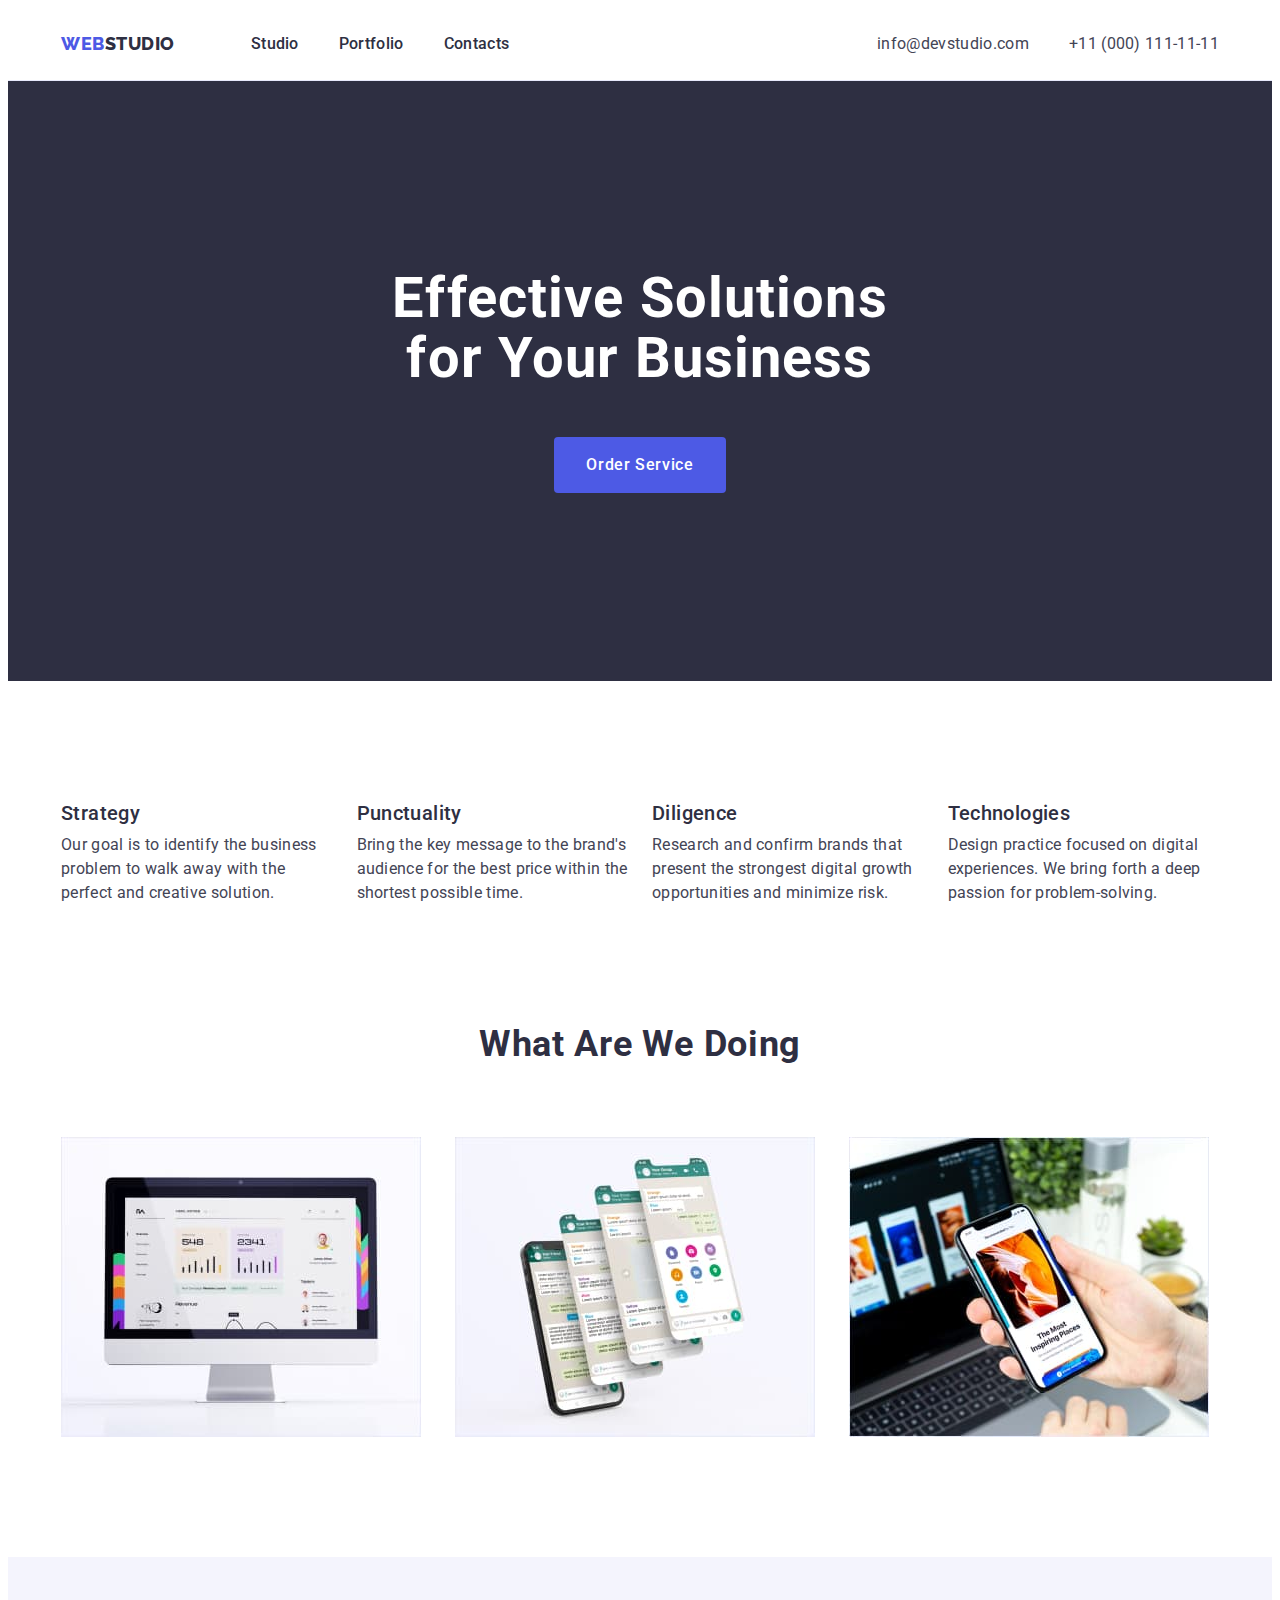
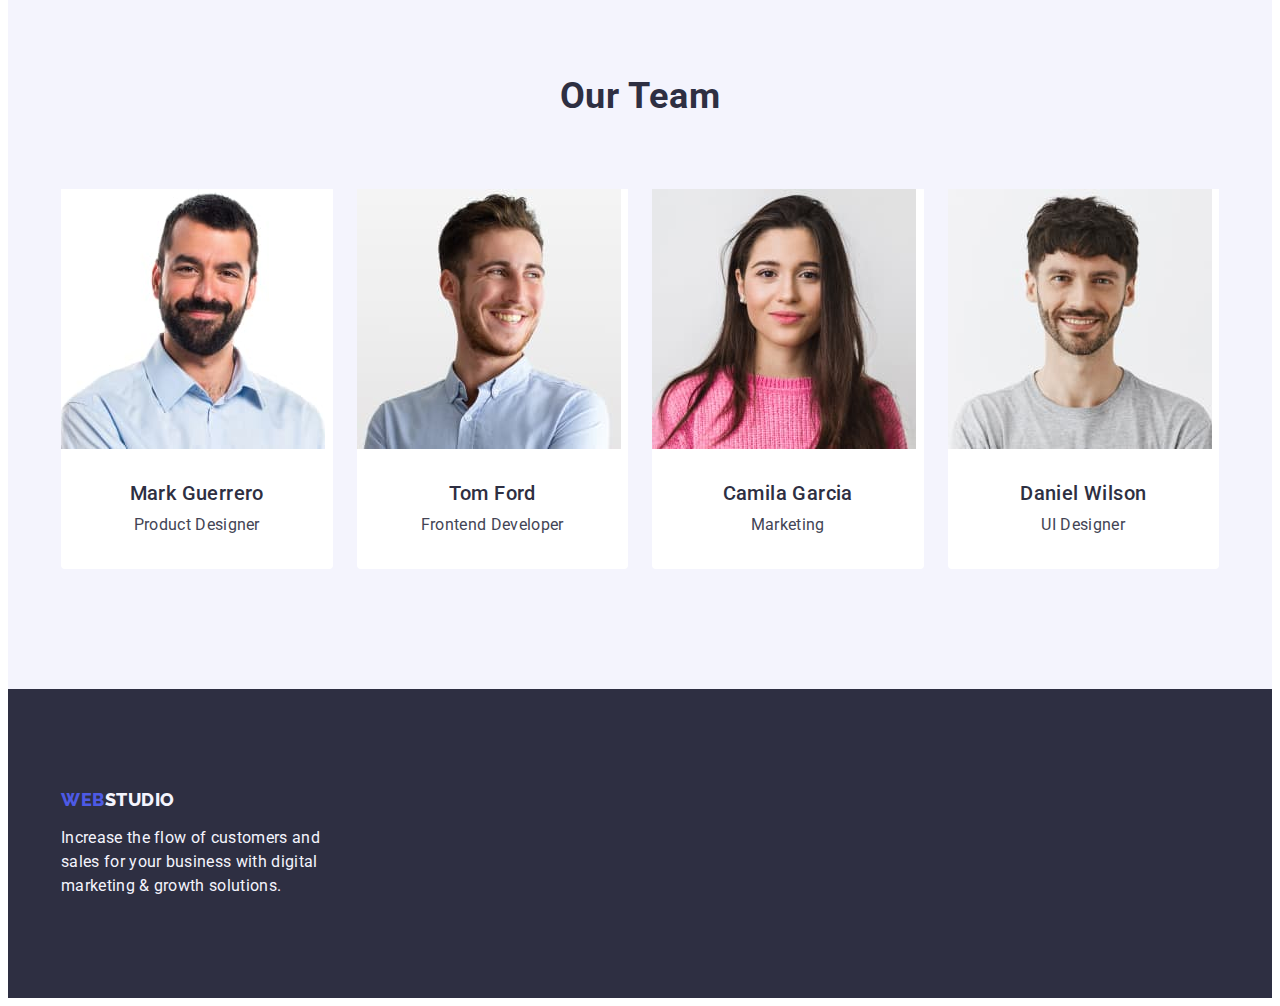
<file: index.html>
<!DOCTYPE html>
<html lang="en">
  <head>
    <meta charset="UTF-8" />
    <meta http-equiv="X-UA-Compatible" content="IE=edge" />
    <meta name="viewport" content="width=device-width, initial-scale=1.0" />
    <title>WebStudio</title>
    <link rel="preconnect" href="https://fonts.googleapis.com" />
    <link rel="preconnect" href="https://fonts.gstatic.com" crossorigin />
    <link
      rel="stylesheet"
      href="https://cdnjs.cloudflare.com/ajax/libs/modern-normalize/2.0.0/modern-normalize.min.css"
      integrity="sha512-4xo8blKMVCiXpTaLzQSLSw3KFOVPWhm/TRtuPVc4WG6kUgjH6J03IBuG7JZPkcWMxJ5huwaBpOpnwYElP/m6wg=="
      crossorigin="anonymous"
      referrerpolicy="no-referrer"
    />
    <link
      href="https://fonts.googleapis.com/css2?family=Raleway:wght@800&family=Roboto:wght@400;500;700&display=swap"
      rel="stylesheet"
    />
    <link rel="stylesheet" href="./css/styles.css" />
  </head>
  <body>
    <header class="header">
      <div class="container header-container">
        <nav class="nav-container">
          <!-- logo -->
          <a class="header-logo link" href="./index.html">
            Web<span class="header-logo-right">Studio</span>
          </a>

          <!-- navigation -->
          <ul class="header-list list">
            <li class="header-item">
              <a class="header-link link" href="./index.html">Studio</a>
            </li>
            <li class="header-item">
              <a class="header-link link" href="./portfolio.html">Portfolio</a>
            </li>
            <li class="header-item">
              <a class="header-link link" href="">Contacts</a>
            </li>
          </ul>
        </nav>

        <!-- contacts -->
        <address class="header-addr">
          <ul class="header-addr-list list">
            <li class="header-addr-item">
              <a class="header-addr-link link" href="mailto:info@devstudio.com"
                >info@devstudio.com</a
              >
            </li>
            <li class="header-addr-item">
              <a class="header-addr-link link" href="tel:+110001111111"
                >+11 (000) 111-11-11</a
              >
            </li>
          </ul>
        </address>
      </div>
    </header>

    <main>
      <!-- section 1 -->
      <section class="hero">
        <div class="container hero-container">
          <h1 class="hero-title">Effective Solutions for Your Business</h1>

          <button class="hero-btn" type="button">Order Service</button>
        </div>
      </section>

      <!-- section 2 - feature -->
      <section class="feature">
        <div class="container">
          <h2 class="visually-hidden">Feature</h2>
          <ul class="feature-list list">
            <li class="feature-item">
              <h3 class="feature-item-title paragraph-title">Strategy</h3>
              <p class="feature-item-text paragraph-text">
                Our goal is to identify the business problem to walk away with
                the perfect and creative solution.
              </p>
            </li>
            <li class="feature-item">
              <h3 class="feature-item-title paragraph-title">Punctuality</h3>
              <p class="feature-item-text paragraph-text">
                Bring the key message to the brand's audience for the best price
                within the shortest possible time.
              </p>
            </li>
            <li class="feature-item">
              <h3 class="feature-item-title paragraph-title">Diligence</h3>
              <p class="feature-item-text paragraph-text">
                Research and confirm brands that present the strongest digital
                growth opportunities and minimize risk.
              </p>
            </li>
            <li class="feature-item">
              <h3 class="feature-item-title paragraph-title">Technologies</h3>
              <p class="feature-item-text paragraph-text">
                Design practice focused on digital experiences. We bring forth a
                deep passion for problem-solving.
              </p>
            </li>
          </ul>
        </div>
      </section>

      <!-- section 3 - What are we doing -->
      <section class="doing">
        <div class="container">
          <h2 class="doing-title section-title">What are we doing</h2>
          <ul class="doing-list list">
            <li class="doing-item">
              <img
                src="./images/wawd1.jpg"
                alt="What are we doing"
                width="360"
              />
            </li>
            <li class="doing-item">
              <img
                src="./images/wawd2.jpg"
                alt="What are we doing"
                width="360"
              />
            </li>
            <li class="doing-item">
              <img
                src="./images/wawd3.jpg"
                alt="What are we doing"
                width="360"
              />
            </li>
          </ul>
        </div>
      </section>

      <!-- section 4 - Our Team -->
      <section class="team">
        <div class="container">
          <h2 class="team-title section-title">Our Team</h2>
          <ul class="team-list list">
            <li class="team-item">
              <img
                src="./images/team1guerrero.jpg"
                alt="Mark Guerrero"
                width="264"
              />
              <div class="team-item-desc">
                <h3 class="team-item-title paragraph-title">Mark Guerrero</h3>
                <p class="team-item-text paragraph-text">Product Designer</p>
              </div>
            </li>
            <li class="team-item">
              <img src="./images/team2ford.jpg" alt="Tom Ford" width="264" />
              <div class="team-item-desc">
                <h3 class="team-item-title paragraph-title">Tom Ford</h3>
                <p class="team-item-text paragraph-text">Frontend Developer</p>
              </div>
            </li>
            <li class="team-item">
              <img
                src="./images/team3garcia.jpg"
                alt="Camila Garcia"
                width="264"
              />
              <div class="team-item-desc">
                <h3 class="team-item-title paragraph-title">Camila Garcia</h3>
                <p class="team-item-text paragraph-text">Marketing</p>
              </div>
            </li>
            <li class="team-item">
              <img
                src="./images/team4wilson.jpg"
                alt="Daniel Wilson"
                width="264"
              />
              <div class="team-item-desc">
                <h3 class="team-item-title paragraph-title">Daniel Wilson</h3>
                <p class="team-item-text paragraph-text">UI Designer</p>
              </div>
            </li>
          </ul>
        </div>
      </section>
    </main>

    <footer class="footer">
      <div class="container">
        <!-- logo -->
        <a class="footer-logo link" href="./index.html">
          Web<span class="footer-logo-right">Studio</span>
        </a>

        <p class="footer-text">
          Increase the flow of customers and sales for your business with
          digital marketing & growth solutions.
        </p>
      </div>
    </footer>
  </body>
</html>
</file>
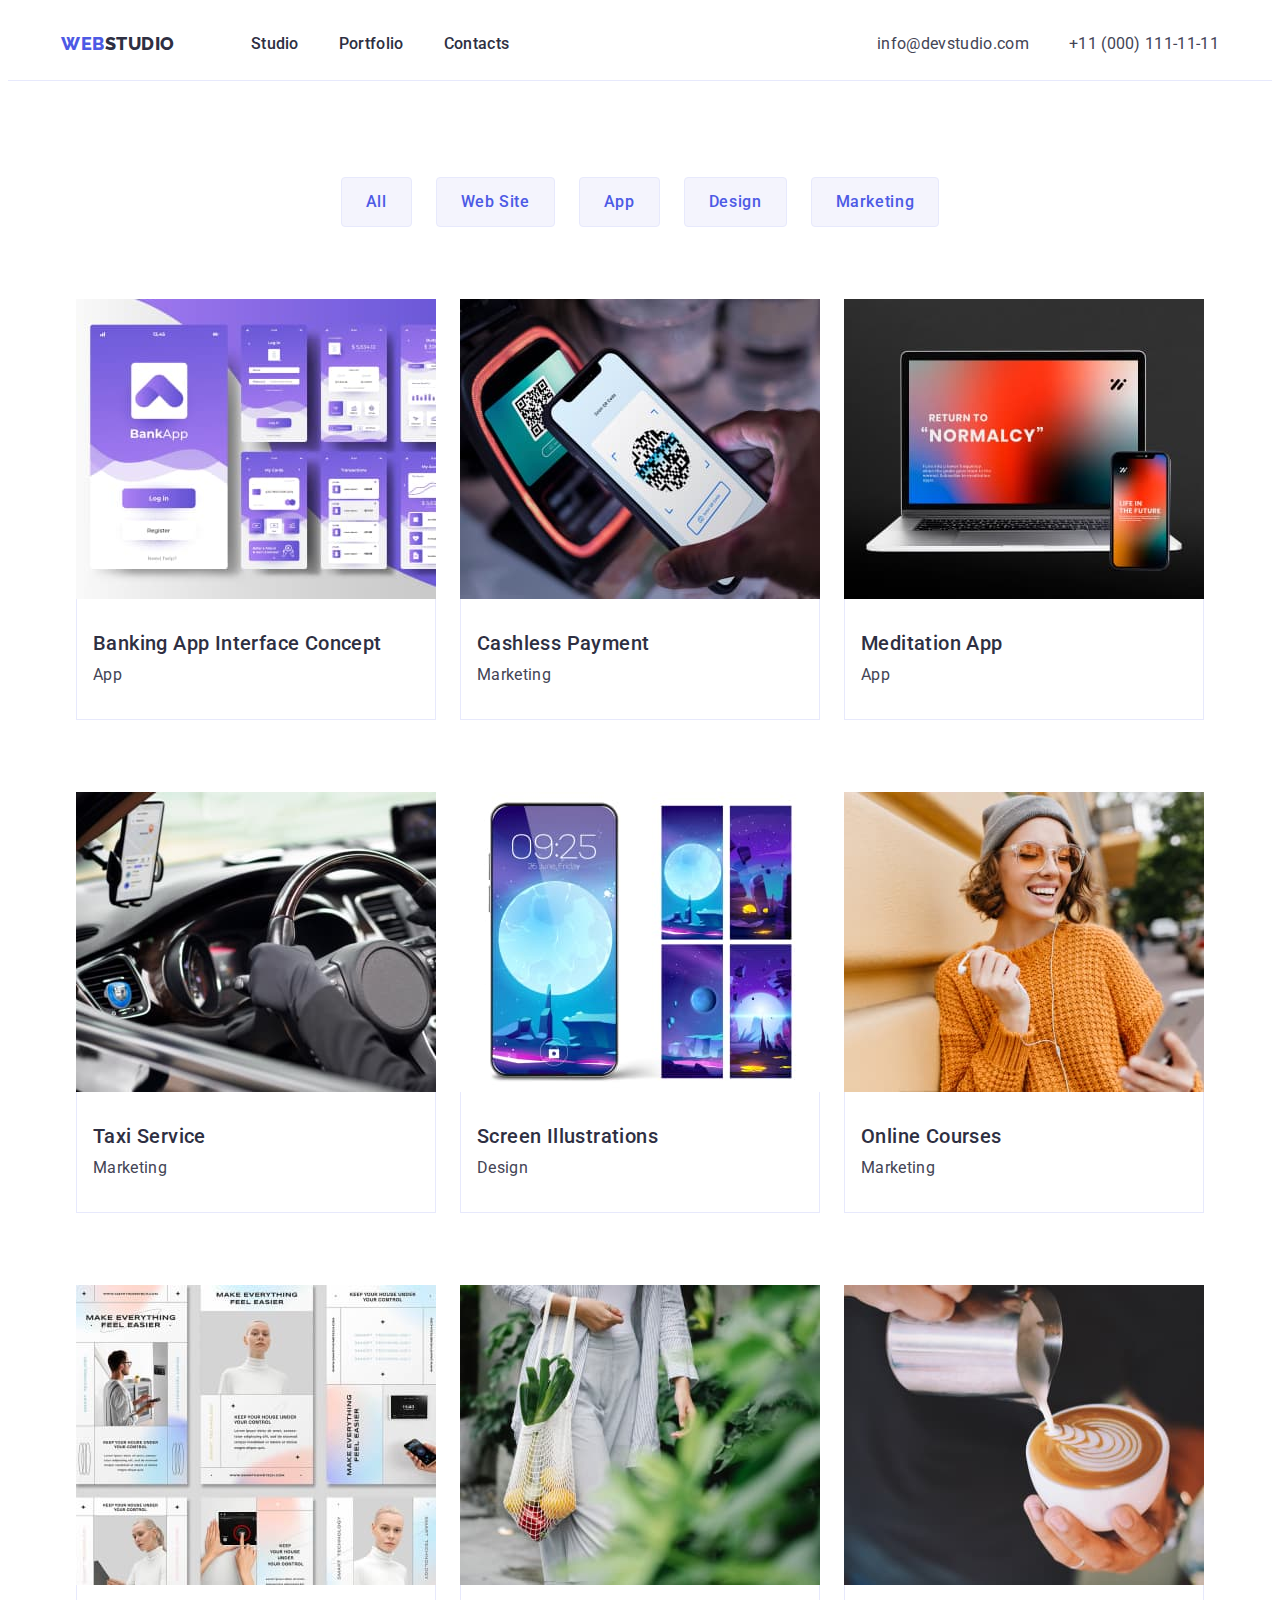
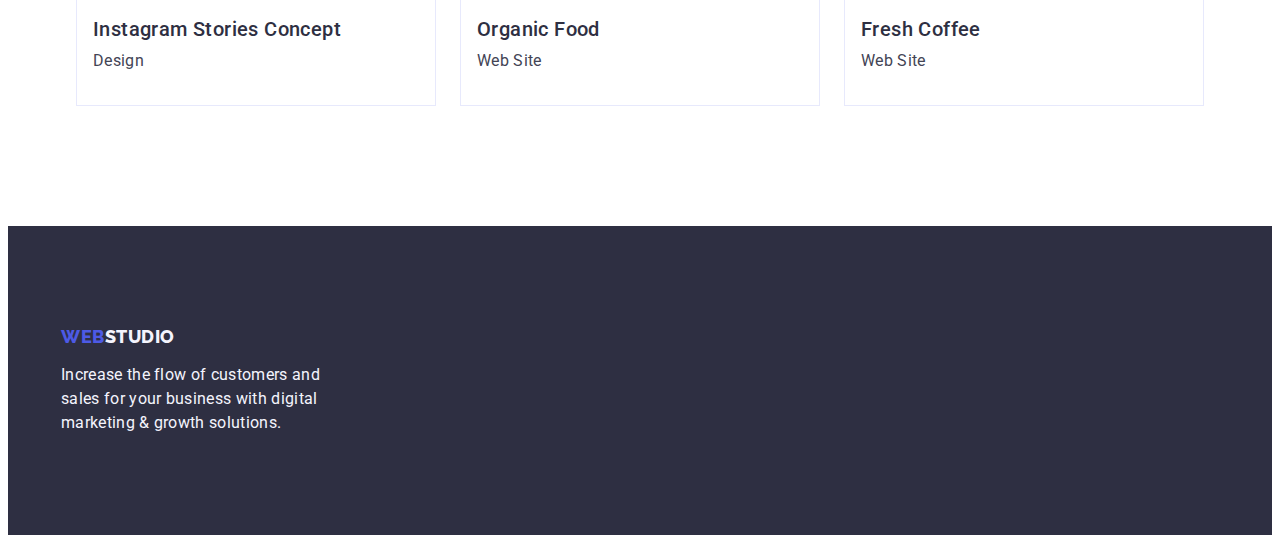
<file: portfolio.html>
<!DOCTYPE html>
<html lang="en">
  <head>
    <meta charset="UTF-8" />
    <meta http-equiv="X-UA-Compatible" content="IE=edge" />
    <meta name="viewport" content="width=device-width, initial-scale=1.0" />
    <title>WebStudio</title>
    <link rel="preconnect" href="https://fonts.googleapis.com" />
    <link rel="preconnect" href="https://fonts.gstatic.com" crossorigin />
    <link
      rel="stylesheet"
      href="https://cdnjs.cloudflare.com/ajax/libs/modern-normalize/2.0.0/modern-normalize.min.css"
      integrity="sha512-4xo8blKMVCiXpTaLzQSLSw3KFOVPWhm/TRtuPVc4WG6kUgjH6J03IBuG7JZPkcWMxJ5huwaBpOpnwYElP/m6wg=="
      crossorigin="anonymous"
      referrerpolicy="no-referrer"
    />
    <link
      href="https://fonts.googleapis.com/css2?family=Raleway:wght@800&family=Roboto:wght@400;500;700&display=swap"
      rel="stylesheet"
    />
    <link rel="stylesheet" href="./css/styles.css" />
  </head>
  <body>
    <header class="header">
      <div class="container header-container">
        <nav class="nav-container">
          <!-- logo -->
          <a class="header-logo link" href="./index.html">
            Web<span class="header-logo-right">Studio</span>
          </a>

          <!-- navigation -->
          <ul class="header-list list">
            <li class="header-item">
              <a class="header-link link" href="./index.html">Studio</a>
            </li>
            <li class="header-item">
              <a class="header-link link" href="./portfolio.html">Portfolio</a>
            </li>
            <li class="header-item">
              <a class="header-link link" href="">Contacts</a>
            </li>
          </ul>
        </nav>

        <!-- contacts -->
        <address class="header-addr">
          <ul class="header-addr-list list">
            <li class="header-addr-item">
              <a class="header-addr-link link" href="mailto:info@devstudio.com"
                >info@devstudio.com</a
              >
            </li>
            <li class="header-addr-item">
              <a class="header-addr-link link" href="tel:+110001111111"
                >+11 (000) 111-11-11</a
              >
            </li>
          </ul>
        </address>
      </div>
    </header>

    <main>
      <section class="portfolio">
        <div class="container">
          <h1 hidden>Portfolio</h1>

          <!-- buttons-->
          <ul class="portfolio-list list">
            <li class="portfolio-item">
              <button class="portfolio-btn" type="button">All</button>
            </li>
            <li class="portfolio-item">
              <button class="portfolio-btn" type="button">Web Site</button>
            </li>
            <li class="portfolio-item">
              <button class="portfolio-btn" type="button">App</button>
            </li>
            <li class="portfolio-item">
              <button class="portfolio-btn" type="button">Design</button>
            </li>
            <li class="portfolio-item">
              <button class="portfolio-btn" type="button">Marketing</button>
            </li>
          </ul>

          <!-- images-->
          <ul class="job-list list">
            <li class="job-item">
              <a class="job-link link" href="">
                <img
                  src="./images/portfolio11.jpg"
                  alt="Banking App Interface Concept"
                  width="360"
                />
                <div class="job-desc">
                  <h2 class="job-title paragraph-title">
                    Banking App Interface Concept
                  </h2>
                  <p class="job-text paragraph-text">App</p>
                </div>
              </a>
            </li>
            <li class="job-item">
              <a class="job-link link" href="">
                <img
                  src="./images/portfolio12.jpg"
                  alt="Cashless Payment"
                  width="360"
                />
                <div class="job-desc">
                  <h2 class="job-title paragraph-title">Cashless Payment</h2>
                  <p class="job-text paragraph-text">Marketing</p>
                </div>
              </a>
            </li>
            <li class="job-item">
              <a class="job-link link" href="">
                <img
                  src="./images/portfolio13.jpg"
                  alt="Meditation App"
                  width="360"
                />
                <div class="job-desc">
                  <h2 class="job-title paragraph-title">Meditation App</h2>
                  <p class="job-text paragraph-text">App</p>
                </div>
              </a>
            </li>
            <li class="job-item">
              <a class="job-link link" href="">
                <img
                  src="./images/portfolio21.jpg"
                  alt="Taxi Service"
                  width="360"
                />
                <div class="job-desc">
                  <h2 class="job-title paragraph-title">Taxi Service</h2>
                  <p class="job-text paragraph-text">Marketing</p>
                </div>
              </a>
            </li>
            <li class="job-item">
              <a class="job-link link" href="">
                <img
                  src="./images/portfolio22.jpg"
                  alt="Screen Illustrations"
                  width="360"
                />
                <div class="job-desc">
                  <h2 class="job-title paragraph-title">
                    Screen Illustrations
                  </h2>
                  <p class="job-text paragraph-text">Design</p>
                </div>
              </a>
            </li>
            <li class="job-item">
              <a class="job-link link" href="">
                <img
                  src="./images/portfolio23.jpg"
                  alt="Online Courses"
                  width="360"
                />
                <div class="job-desc">
                  <h2 class="job-title paragraph-title">Online Courses</h2>
                  <p class="job-text paragraph-text">Marketing</p>
                </div>
              </a>
            </li>
            <li class="job-item">
              <a class="job-link link" href="">
                <img
                  src="./images/portfolio31.jpg"
                  alt="Instagram Stories Concept"
                  width="360"
                />
                <div class="job-desc">
                  <h2 class="job-title paragraph-title">
                    Instagram Stories Concept
                  </h2>
                  <p class="job-text paragraph-text">Design</p>
                </div>
              </a>
            </li>
            <li class="job-item">
              <a class="job-link link" href="">
                <img
                  src="./images/portfolio32.jpg"
                  alt="Organic Food"
                  width="360"
                />
                <div class="job-desc">
                  <h2 class="job-title paragraph-title">Organic Food</h2>
                  <p class="job-text paragraph-text">Web Site</p>
                </div>
              </a>
            </li>
            <li class="job-item">
              <a class="job-link link" href="">
                <img
                  src="./images/portfolio33.jpg"
                  alt="Fresh Coffee"
                  width="360"
                />
                <div class="job-desc">
                  <h2 class="job-title paragraph-title">Fresh Coffee</h2>
                  <p class="job-text paragraph-text">Web Site</p>
                </div>
              </a>
            </li>
          </ul>
        </div>
      </section>
    </main>

    <footer class="footer">
      <div class="container">
        <!-- logo -->
        <a class="footer-logo link" href="./index.html">
          Web<span class="footer-logo-right">Studio</span>
        </a>

        <p class="footer-text">
          Increase the flow of customers and sales for your business with
          digital marketing & growth solutions.
        </p>
      </div>
    </footer>
  </body>
</html>
</file>
<file: css/styles.css>
:root {
  --color-primary-brand: #4d5ae5;
  --color-pressed-state: #404bbf;
  --color-dark: #2e2f42;
  --color-white: #ffffff;
  --color-succes: #31d0aa;
  --color-text: #434455;
  --color-subtle-text: #8e8f99;
  --color-accent: #e7e9fc;
  --color-light: #f4f4fd;
  --color-modal-overlay: #808080;
  --color-hero-bc: #2e2f42;
  --color-white-bc: #ffffff;
  --color-modal-bc: #fcfcfc;
}

body {
  font-family: "Roboto", sans-serif;
  background-color: var(--color-white-bc);
  color: #434455;
}

p,
h1,
h2,
h3,
h4,
h5,
h6 {
  margin: 0;
}

ul,
ol {
  margin: 0;
  padding: 0;
}

.visually-hidden {
  position: absolute;
  width: 1px;
  height: 1px;
  margin: -1px;
  border: 0;
  padding: 0;
  white-space: nowrap;
  clip-path: inset(100%);
  clip: rect(0 0 0 0);
  overflow: hidden;
}

img {
  display: block;
}

.list {
  list-style: none;
}

.link {
  text-decoration: none;
}

.container {
  width: 1158px;
  padding-left: 15px;
  padding-right: 15px;
  margin: 0 auto;
  /*  outline: 2px solid red; */
}

/* ----- h2 -----*/
.section-title {
  font-weight: 700;
  font-size: 36px;
  line-height: 1.11;
  letter-spacing: 0.02em;
  text-align: center;
  text-transform: capitalize;
  color: var(--color-dark);
}

/* ----- h3 -----*/
.paragraph-title {
  font-weight: 500;
  font-size: 20px;
  line-height: 1.2;
  letter-spacing: 0.02em;
  color: var(--color-dark);
}

/* ----- p -----*/
.paragraph-text {
  font-size: 16px;
  line-height: 1.5;
  letter-spacing: 0.02em;
  color: var(--color-text);
}

/* ------ HEADER -----*/

.header {
  border-bottom: 1px solid #e7e9fc;
}

.header-container {
  display: flex;
  align-items: center;
}

.nav-container {
  display: flex;
  align-items: center;
}

.header-logo {
  margin-right: 76px;
  padding-top: 24px;
  padding-bottom: 24px;
  font-family: "Raleway", sans-serif;
  font-weight: 800;
  font-size: 18px;
  line-height: 1.17;
  letter-spacing: 0.03em;
  text-transform: uppercase;
  color: var(--color-primary-brand);
}

.header-logo-right {
  color: var(--color-dark);
}

.header-list {
  display: flex;
  gap: 40px;
}

.header-link {
  display: block;
  padding-top: 24px;
  padding-bottom: 24px;
  font-weight: 500;
  font-size: 16px;
  line-height: 1.5;
  letter-spacing: 0.02em;
  color: var(--color-dark);
}

.header-link:hover,
.header-link:focus {
  color: #404bbf;
}

.header-addr {
  margin-left: auto;
  font-style: normal;
}

.header-addr-list {
  display: flex;
  gap: 40px;
}

.header-addr-link {
  display: block;
  padding-top: 24px;
  padding-bottom: 24px;
  font-weight: 400;
  font-size: 16px;
  line-height: 1.5;
  letter-spacing: 0.02em;
  color: var(--color-text);
}

.header-addr-link:hover,
.header-addr-link:focus {
  color: #404bbf;
}

/* ----- HERO -----*/

/* ----- hero -----*/
.hero {
  padding-top: 188px;
  padding-bottom: 188px;
  background: var(--color-hero-bc);
}

.hero-container {
}

.hero-title {
  margin: auto;
  font-weight: 700;
  font-size: 56px;
  line-height: 1.07;
  text-align: center;
  letter-spacing: 0.02em;
  color: var(--color-white);
  max-width: 496px;
}

.hero-btn {
  display: block;
  min-width: 169px;
  height: 56px;
  margin-left: auto;
  margin-right: auto;
  margin-top: 48px;
  padding: 16px 32px;
  font-family: "Roboto", sans-serif;
  font-style: normal;
  font-weight: 500;
  font-size: 16px;
  line-height: 1.5;
  letter-spacing: 0.04em;
  color: #ffffff;
  background-color: var(--color-primary-brand);
  cursor: pointer;
  border: none;
  border-radius: 4px;
}

.hero-btn:hover,
.hero-btn:focus {
  background-color: var(--color-pressed-state);
}

/* ----- feature ----- */
.feature {
  margin: 0 auto;
  padding: 120px 0;
  /*  outline: 2px solid green; */
}

.feature-list {
  display: flex;
  justify-content: center;
  gap: 24px;
}

.feature-item {
  width: calc((100% - 72px) / 4);
}

.feature-item-title {
  margin-bottom: 8px;
}

/* .feature-item-title {
  font-weight: 500;
  font-size: 20px;
  line-height: 1.2;
  letter-spacing: 0.02em;
  color: var(--color-dark);
}

.feature-item-text {
  font-size: 16px;
  line-height: 1.5;
  letter-spacing: 0.02em;
  color: var(--color-text);
}*/

/* ----- doing ----- */

.doing {
  /*  padding-top: 120px; */
  padding-bottom: 120px;
}

.doing-title {
  text-align: center;
  margin-bottom: 72px;
}

.doing-list {
  display: flex;
  justify-content: center;
  gap: 24px;
}

.doing-item {
  width: calc((100% - 48px) / 3);
}

/* ----- team -----*/
.team {
  padding: 120px 0px;
  background-color: var(--color-light);
}

.team-title {
  text-align: center;
  margin-bottom: 72px;
}

.team-list {
  display: flex;
  justify-content: center;
  gap: 24px;
}

.team-item {
  width: calc((100% - 72px) / 4);
  border-radius: 0px 0px 4px 4px;
  background-color: #ffffff;
}

.team-item-desc {
  padding: 32px 16px;
}

.team-item-title {
  margin-bottom: 8px;
  text-align: center;
}

.team-item-text {
  text-align: center;
}

/*.team-item-title {
  font-weight: 500;
  font-size: 20px;
  line-height: 1.2;
  letter-spacing: 0.02em;
  color: var(--color-dark);
}
.team-item-text {
  font-size: 16px;
  line-height: 1.5;
  letter-spacing: 0.02em;
  color: var(--color-text);
}*/

/* ----- FOOTER -----*/
.footer {
  background-color: var(--color-dark);
  padding-top: 100px;
  padding-bottom: 100px;
}

.footer-logo {
  display: inline-block;
  margin-bottom: 16px;
}

.footer-logo {
  font-family: "Raleway", sans-serif;
  font-weight: 800;
  font-size: 18px;
  line-height: 1.17;
  letter-spacing: 0.03em;
  text-transform: uppercase;
  color: var(--color-primary-brand);
}

.footer-logo-right {
  color: var(--color-light);
}

.footer-text {
  max-width: 264px;
  font-size: 16px;
  line-height: 1.5;
  letter-spacing: 0.02em;
  color: var(--color-light);
}

/* -----  portfolio link -----*/

.portfolio {
  padding: 96px 0 120px;
}

.portfolio-list {
  display: flex;
  justify-content: center;
  gap: 24px;
  margin-bottom: 72px;
}

.portfolio-btn {
  font-family: "Roboto", sans-serif;
  font-weight: 500;
  font-size: 16px;
  line-height: 1.5;
  letter-spacing: 0.04em;
  background-color: var(--color-light);
  color: var(--color-primary-brand);
  border: 1px solid var(--color-accent);
  cursor: pointer;
  padding: 12px 24px;
  border-radius: 4px;
}

.portfolio-btn:hover,
.portfolio-btn:focus {
  background-color: var(--color-pressed-state);
  color: var(--color-white);
  border: 1px solid transparent;
}

.job-list {
  display: flex;
  justify-content: center;
  gap: 24px;
  flex-wrap: wrap;
  margin-top: 72px;
}

.job-item {
  width: 360px;
  margin-bottom: 48px;
}

.job-item:nth-last-child(-n + 3) {
  margin-bottom: 0;
}

.job-desc {
  padding: 32px 16px;
  padding-left: 16px;
  border: 1px solid #e7e9fc;
  border-top: none;
}

.job-title {
  margin-bottom: 8px;
}
</file>
